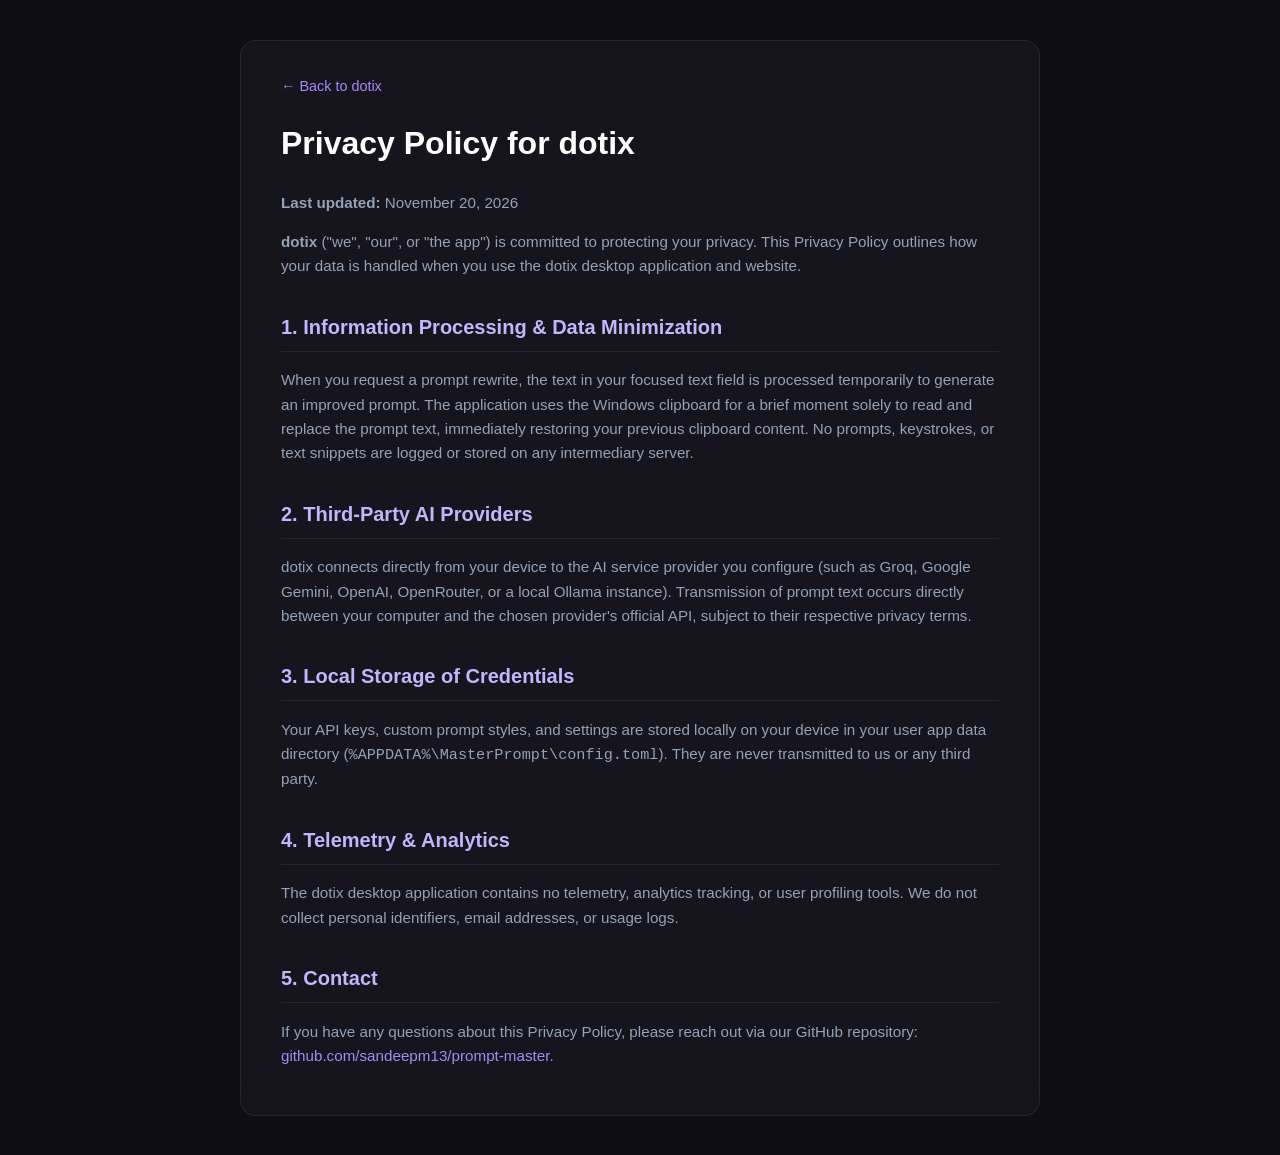
<file: website/privacy.html>
<!DOCTYPE html>
<html lang="en">
<head>
  <meta charset="UTF-8">
  <meta name="viewport" content="width=device-width, initial-scale=1.0">
  <title>dotix — Privacy Policy</title>
  <link rel="icon" type="image/svg+xml" href="favicon.svg">
  <link rel="stylesheet" href="style.css">
  <style>
    body {
      background: #0f0d15;
      color: #e2e8f0;
      font-family: -apple-system, BlinkMacSystemFont, 'Segoe UI', Roboto, Helvetica, Arial, sans-serif;
      line-height: 1.6;
      padding: 40px 20px;
      margin: 0;
    }
    .container {
      max-width: 800px;
      margin: 0 auto;
      background: rgba(255, 255, 255, 0.03);
      border: 1px solid rgba(255, 255, 255, 0.08);
      border-radius: 16px;
      padding: 32px 40px;
      backdrop-filter: blur(20px);
    }
    h1 {
      color: #fff;
      font-size: 2rem;
      margin-top: 0;
    }
    h2 {
      color: #c4b5fd;
      font-size: 1.25rem;
      margin-top: 2rem;
      border-bottom: 1px solid rgba(255, 255, 255, 0.08);
      padding-bottom: 8px;
    }
    p, li {
      color: #94a3b8;
      font-size: 0.95rem;
    }
    a {
      color: #a78bfa;
      text-decoration: none;
    }
    a:hover {
      text-decoration: underline;
    }
    .back {
      display: inline-block;
      margin-bottom: 20px;
      color: #a78bfa;
      font-size: 0.9rem;
    }
  </style>
</head>
<body>
  <div class="container">
    <a href="/" class="back">← Back to dotix</a>
    <h1>Privacy Policy for dotix</h1>
    <p><strong>Last updated:</strong> November 20, 2026</p>

    <p><strong>dotix</strong> ("we", "our", or "the app") is committed to protecting your privacy. This Privacy Policy outlines how your data is handled when you use the dotix desktop application and website.</p>

    <h2>1. Information Processing & Data Minimization</h2>
    <p>When you request a prompt rewrite, the text in your focused text field is processed temporarily to generate an improved prompt. The application uses the Windows clipboard for a brief moment solely to read and replace the prompt text, immediately restoring your previous clipboard content. No prompts, keystrokes, or text snippets are logged or stored on any intermediary server.</p>

    <h2>2. Third-Party AI Providers</h2>
    <p>dotix connects directly from your device to the AI service provider you configure (such as Groq, Google Gemini, OpenAI, OpenRouter, or a local Ollama instance). Transmission of prompt text occurs directly between your computer and the chosen provider's official API, subject to their respective privacy terms.</p>

    <h2>3. Local Storage of Credentials</h2>
    <p>Your API keys, custom prompt styles, and settings are stored locally on your device in your user app data directory (<code>%APPDATA%\MasterPrompt\config.toml</code>). They are never transmitted to us or any third party.</p>

    <h2>4. Telemetry & Analytics</h2>
    <p>The dotix desktop application contains no telemetry, analytics tracking, or user profiling tools. We do not collect personal identifiers, email addresses, or usage logs.</p>

    <h2>5. Contact</h2>
    <p>If you have any questions about this Privacy Policy, please reach out via our GitHub repository: <a href="https://github.com/sandeepm13/prompt-master" target="_blank" rel="noopener">github.com/sandeepm13/prompt-master</a>.</p>
  </div>
</body>
</html>
</file>
<file: website/style.css>
@font-face {
  font-family: 'DM Sans';
  src: url('fonts/DMSans-Regular.woff2') format('woff2');
  font-weight: 400;
  font-style: normal;
  font-display: swap;
}

@font-face {
  font-family: Epilogue;
  src: url('fonts/Epilogue-Black.woff2') format('woff2');
  font-weight: 900;
  font-style: normal;
  font-display: swap;
}

:root {
  --background: #dfe4f2;
  --foreground: #080909;
  --accent: #a855f7;
  --accent-hover: #9333ea;
  --page-pad: clamp(20px, 4vw, 64px);
  font-family: 'DM Sans', -apple-system, BlinkMacSystemFont, 'Segoe UI', Roboto, Helvetica, Arial, sans-serif;
  font-weight: 400;
  color: var(--foreground);
  background: var(--background);
  font-synthesis: none;
}

*, *::before, *::after {
  box-sizing: border-box;
}

html, body {
  margin: 0;
  padding: 0;
  width: 100%;
  min-height: 100%;
  background: var(--background);
}

body {
  min-height: 100vh;
  min-height: 100svh;
  overflow-x: hidden;
}

a {
  color: inherit;
  text-decoration: none;
}

a:focus-visible {
  outline: 2px solid currentColor;
  outline-offset: 4px;
}

/* ==========================================================================
   DESKTOP DEFAULT LAYOUT (> 1024px)
   ========================================================================== */

.footer {
  position: relative;
  min-height: 100vh;
  min-height: 100svh;
  display: flex;
  justify-content: space-between;
  align-items: flex-start;
  padding: clamp(36px, 5.5vw, 80px) clamp(32px, 6vw, 120px);
  isolation: isolate;
  overflow-x: hidden;
  overflow-y: auto;
  box-sizing: border-box;
}

/* Background video */
.footer-background {
  position: absolute;
  inset: 0;
  z-index: 0;
  pointer-events: none;
}

.footer-background video {
  position: absolute;
  inset: 0;
  display: block;
  width: 100%;
  height: 100%;
  object-fit: cover;
  object-position: center;
}

/* Left Column: Jobs / Brand */
.jobs {
  position: relative;
  z-index: 1;
  flex: 0 1 clamp(320px, 26vw, 440px);
  max-width: 440px;
  margin: 0;
}

/* Right Column: Contact & Download */
.contact {
  position: relative;
  z-index: 1;
  flex: 0 1 clamp(280px, 22vw, 400px);
  max-width: 400px;
  margin: 0;
}

/* Tag */
.tag {
  display: inline-flex;
  align-items: center;
  border-radius: 100px;
  background: #f7f8fa;
  padding: 6px 14px;
  font-size: clamp(12px, 0.85vw, 14px);
  font-weight: 500;
  line-height: 1.2;
  white-space: nowrap;
  width: fit-content;
  box-shadow: 0 1px 3px rgba(0, 0, 0, 0.04);
}

/* Headlines */
.headline {
  font-family: Epilogue, Arial, sans-serif;
  font-weight: 900;
  font-size: clamp(24px, 1.66vw, 36px);
  line-height: 1.2;
  letter-spacing: -0.01em;
}

.job-title {
  display: block;
  margin-top: clamp(14px, 1.4vw, 22px);
  font-size: clamp(28px, 2.2vw, 44px);
  letter-spacing: -0.02em;
}

.brand-dot {
  color: var(--accent);
}

.contact-links {
  display: flex;
  flex-direction: column;
  align-items: flex-start;
  margin-top: clamp(14px, 1.4vw, 22px);
  gap: 2px;
}

/* Prompt Demo Cards */
.prompt-demo {
  display: flex;
  flex-direction: column;
  gap: clamp(10px, 0.8vw, 14px);
  margin-top: clamp(16px, 1.5vw, 26px);
}

.prompt-box {
  padding: clamp(14px, 1vw, 20px) clamp(16px, 1.2vw, 22px);
  border-radius: clamp(10px, 0.8vw, 14px);
  font-size: clamp(13px, 0.85vw, 15px);
  line-height: 1.5;
  box-shadow: 0 4px 14px rgba(0, 0, 0, 0.04);
  text-align: left;
}

.prompt-label {
  display: block;
  font-family: Epilogue, Arial, sans-serif;
  font-weight: 900;
  font-size: clamp(10px, 0.72vw, 12px);
  margin-bottom: 6px;
  text-transform: uppercase;
  letter-spacing: 0.05em;
}

.prompt-box.raw {
  background: rgba(255, 255, 255, 0.75);
  backdrop-filter: blur(8px);
  -webkit-backdrop-filter: blur(8px);
  color: #52525b;
}

.prompt-box.raw .prompt-label {
  color: #a1a1aa;
}

.prompt-box.enhanced {
  background: #cfa5f6;
  color: #ffffff;
  box-shadow: 0 8px 24px rgba(168, 85, 247, 0.25);
}

.prompt-box.enhanced .prompt-label {
  color: rgba(255, 255, 255, 0.85);
}

.prompt-box p {
  margin: 0;
  font-family: 'DM Sans', Arial, sans-serif;
  font-style: italic;
  word-break: break-word;
}

/* Note */
.note {
  margin: clamp(12px, 1vw, 18px) 0 0;
  font-size: clamp(12px, 0.75vw, 14px);
  line-height: 1.45;
  color: rgba(8, 9, 9, 0.75);
  max-width: 36ch;
}

/* Socials & Download */
.socials {
  display: flex;
  align-items: center;
  flex-wrap: wrap;
  gap: clamp(12px, 1.4vw, 22px);
  margin-top: clamp(16px, 1.6vw, 26px);
}

.socials .icon-link,
.socials svg {
  display: block;
  width: clamp(26px, 1.7vw, 32px);
  height: clamp(26px, 1.7vw, 32px);
  flex-shrink: 0;
  transition: transform 0.2s;
}

.socials .icon-link:hover {
  transform: scale(1.1);
}

.download-wrapper {
  display: flex;
  flex-direction: row;
  align-items: center;
  flex-wrap: wrap;
  gap: clamp(8px, 0.8vw, 14px);
}

.btn-download {
  display: inline-flex;
  align-items: center;
  justify-content: center;
  background: var(--accent);
  color: #ffffff;
  font-family: 'DM Sans', Arial, sans-serif;
  font-weight: 500;
  font-size: clamp(13px, 0.9rem, 15px);
  padding: 0.55rem 1.25rem;
  border-radius: 99px;
  text-decoration: none;
  transition: transform 0.2s, background 0.2s;
  box-shadow: 0 4px 12px rgba(168, 85, 247, 0.3);
  white-space: nowrap;
  flex-shrink: 0;
}

.btn-download:hover {
  background: var(--accent-hover);
  transform: scale(1.04);
}

.download-count {
  font-family: 'DM Sans', Arial, sans-serif;
  font-size: clamp(12px, 0.85vw, 14px);
  color: rgba(8, 9, 9, 0.6);
  font-weight: 500;
  white-space: nowrap;
  flex-shrink: 0;
  display: inline-block;
}

/* ==========================================================================
   TABLET BREAKPOINT (769px - 1024px)
   ========================================================================== */

@media (min-width: 769px) and (max-width: 1024px) {
  :root {
    --background: #f0eefa;
  }

  body {
    background: var(--background);
  }

  .footer {
    display: flex;
    flex-wrap: wrap;
    justify-content: space-between;
    gap: 32px;
    padding: 40px 32px 32px;
    min-height: 100svh;
    overflow-y: auto;
    overflow-x: hidden;
    background: var(--background);
  }

  .jobs {
    order: 1;
    flex: 1 1 calc(52% - 16px);
    max-width: 460px;
    min-width: 300px;
  }

  .contact {
    order: 2;
    flex: 1 1 calc(48% - 16px);
    max-width: 400px;
    min-width: 280px;
  }

  .headline {
    font-size: clamp(24px, 3.2vw, 30px);
  }

  .footer-background {
    order: 3;
    position: relative;
    inset: auto;
    z-index: auto;
    width: 100%;
    max-width: 640px;
    margin: 12px auto 0;
    aspect-ratio: 16 / 10;
    border-radius: 16px;
    overflow: hidden;
    box-shadow: 0 10px 30px rgba(0, 0, 0, 0.06);
    background: #dfe4f2 url('poster.jpg') center / cover no-repeat;
    flex-shrink: 0;
  }

  .footer-background video {
    position: absolute;
    inset: 0;
    width: 100%;
    height: 100%;
    object-fit: cover;
    object-position: center;
  }
}

/* ==========================================================================
   MOBILE BREAKPOINT (<= 768px)
   ========================================================================== */

@media (max-width: 768px) {
  :root {
    --background: #f0eefa;
    --page-pad: 24px;
  }

  body {
    background: var(--background);
  }

  .footer {
    display: flex;
    flex-direction: column;
    justify-content: flex-start;
    align-items: flex-start;
    gap: 20px;
    min-height: 100svh;
    padding: 32px var(--page-pad) 28px;
    overflow-y: auto;
    overflow-x: hidden;
    background: var(--background);
  }

  .jobs {
    order: 1;
    width: 100%;
    max-width: 100%;
    margin: 0;
    flex: none;
  }

  .contact {
    order: 2;
    width: 100%;
    max-width: 100%;
    margin: 0;
    flex: none;
  }

  .tag {
    height: 30px;
    padding: 6px 12px;
    font-size: 13px;
  }

  .headline {
    font-size: clamp(22px, 6vw, 30px);
    line-height: 1.25;
  }

  .job-title,
  .contact-links {
    margin-top: 14px;
  }

  .contact-links {
    gap: 4px;
    white-space: normal;
  }

  .prompt-demo {
    display: none;
  }

  .note {
    max-width: 36ch;
    margin: 12px 0 0;
    font-size: 13px;
    line-height: 1.5;
    white-space: normal;
  }

  .socials {
    display: flex;
    align-items: center;
    flex-wrap: wrap;
    gap: 16px;
    margin-top: 16px;
  }

  .socials .icon-link {
    display: flex;
    align-items: center;
    justify-content: center;
    width: 40px;
    height: 40px;
    flex-shrink: 0;
  }

  .socials svg {
    width: 26px;
    height: 26px;
  }

  .socials .icon-link:first-child {
    margin-left: -5px;
  }

  .download-wrapper {
    gap: 12px;
    flex-wrap: wrap;
  }

  .download-count {
    font-size: 13px;
    white-space: nowrap;
    flex-shrink: 0;
  }

  .btn-download {
    font-size: 0.95rem;
    padding: 0.55rem 1.3rem;
  }

  .footer-background {
    order: 3;
    position: relative;
    inset: auto;
    z-index: auto;
    flex: none;
    width: 100%;
    max-width: 480px;
    margin: 8px 0 0;
    aspect-ratio: 16 / 10;
    border-radius: 16px;
    overflow: hidden;
    box-shadow: 0 8px 24px rgba(0, 0, 0, 0.08);
    background: #dfe4f2 url('poster.jpg') center / cover no-repeat;
  }

  .footer-background video {
    position: absolute;
    inset: 0;
    width: 100%;
    height: 100%;
    object-fit: cover;
    object-position: center;
  }
}

/* ==========================================================================
   EXTRA SMALL MOBILE (<= 380px)
   ========================================================================== */

@media (max-width: 380px) {
  :root {
    --page-pad: 16px;
  }

  .footer {
    gap: 18px;
    padding: 24px var(--page-pad) 20px;
  }

  .tag {
    font-size: 12px;
    height: 26px;
    padding: 4px 10px;
  }

  .headline {
    font-size: 21px;
  }

  .socials {
    gap: 12px;
    margin-top: 14px;
  }

  .btn-download {
    font-size: 0.85rem;
    padding: 0.5rem 1.1rem;
  }

  .download-count {
    font-size: 12px;
  }
}
</file>
